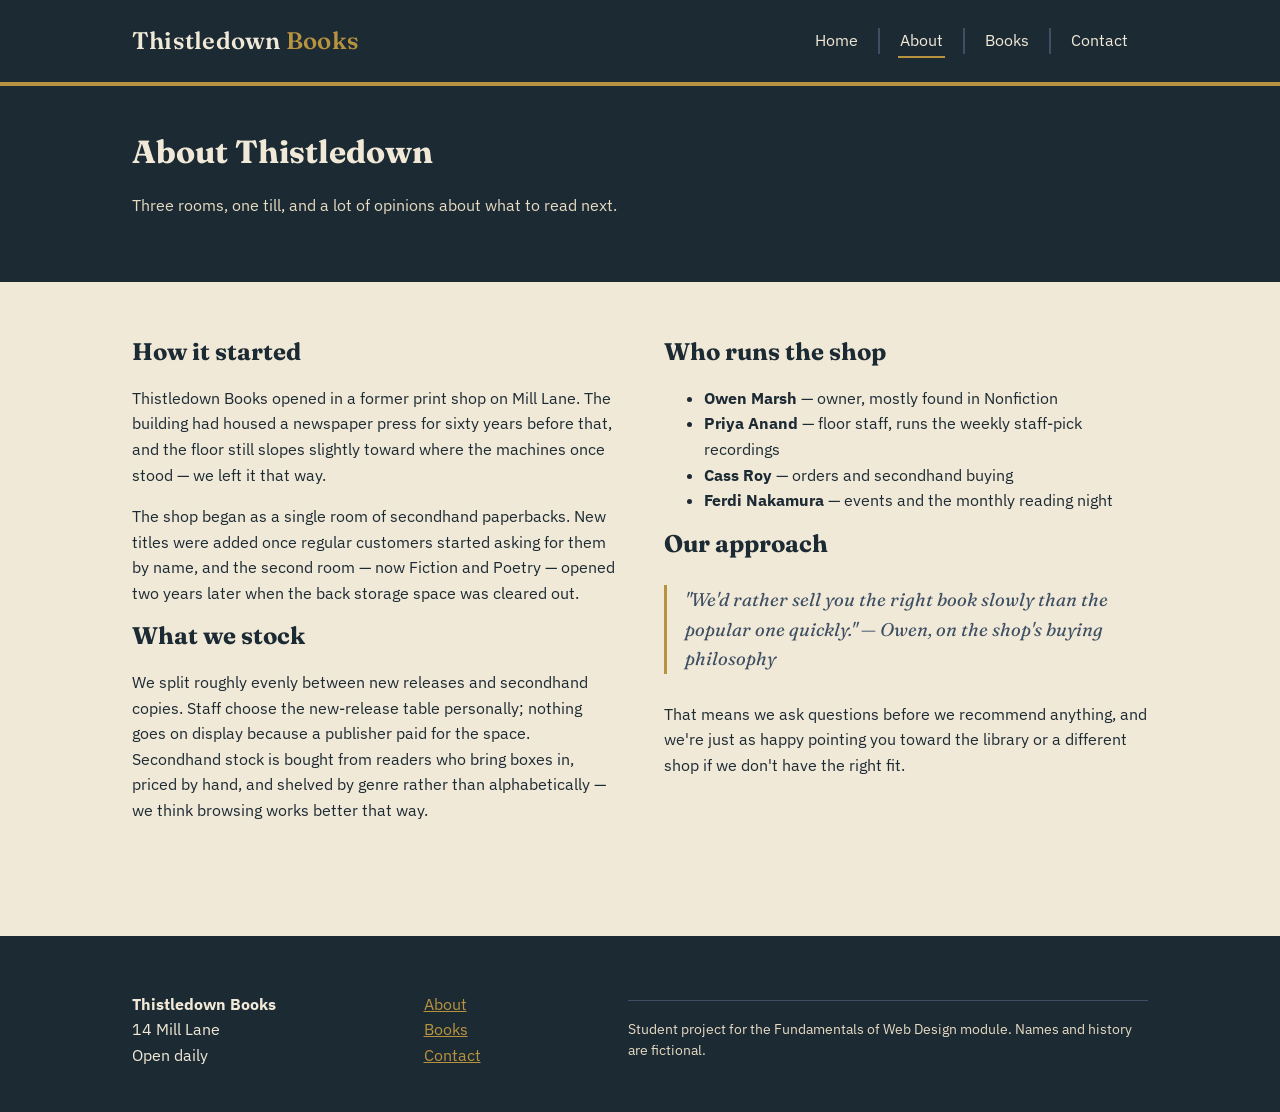
<file: about.html>
<!DOCTYPE html>
<html lang="en">
<head>
<meta charset="UTF-8">
<meta name="viewport" content="width=device-width, initial-scale=1.0">
<title>About — Thistledown Books</title>
<meta name="description" content="The story behind Thistledown Books, an independent bookstore, and the people who run it.">
<link rel="preconnect" href="https://fonts.googleapis.com">
<link href="https://fonts.googleapis.com/css2?family=Fraunces:wght@400;600;700&family=IBM+Plex+Sans:wght@400;500;600&display=swap" rel="stylesheet">
<link rel="stylesheet" href="styles.css">
</head>
<body>

<header class="site-header">
  <div class="header-inner">
    <a class="wordmark" href="index.html">Thistledown <span>Books</span></a>
    <nav class="shelf-nav" aria-label="Primary">
      <ul>
        <li><a href="index.html">Home</a></li>
        <li><a href="about.html" aria-current="page">About</a></li>
        <li><a href="books.html">Books</a></li>
        <li><a href="contact.html">Contact</a></li>
      </ul>
    </nav>
  </div>
</header>

<div class="page-header">
  <div class="container">
    <h1>About Thistledown</h1>
    <p>Three rooms, one till, and a lot of opinions about what to read next.</p>
  </div>
</div>

<main>
  <section>
    <div class="container two-col">
      <div class="stack">
        <h2>How it started</h2>
        <p>Thistledown Books opened in a former print shop on Mill Lane. The building had housed a newspaper press for sixty years before that, and the floor still slopes slightly toward where the machines once stood — we left it that way.</p>
        <p>The shop began as a single room of secondhand paperbacks. New titles were added once regular customers started asking for them by name, and the second room — now Fiction and Poetry — opened two years later when the back storage space was cleared out.</p>
        <h2>What we stock</h2>
        <p>We split roughly evenly between new releases and secondhand copies. Staff choose the new-release table personally; nothing goes on display because a publisher paid for the space. Secondhand stock is bought from readers who bring boxes in, priced by hand, and shelved by genre rather than alphabetically — we think browsing works better that way.</p>
      </div>
      <div class="stack">
        <h2>Who runs the shop</h2>
        <ul>
          <li><strong>Owen Marsh</strong> — owner, mostly found in Nonfiction</li>
          <li><strong>Priya Anand</strong> — floor staff, runs the weekly staff-pick recordings</li>
          <li><strong>Cass Roy</strong> — orders and secondhand buying</li>
          <li><strong>Ferdi Nakamura</strong> — events and the monthly reading night</li>
        </ul>
        <h2>Our approach</h2>
        <p class="pull-note">"We'd rather sell you the right book slowly than the popular one quickly." — Owen, on the shop's buying philosophy</p>
        <p>That means we ask questions before we recommend anything, and we're just as happy pointing you toward the library or a different shop if we don't have the right fit.</p>
      </div>
    </div>
  </section>
</main>

<footer class="site-footer">
  <div class="container">
    <div>
      <p><strong>Thistledown Books</strong><br>14 Mill Lane<br>Open daily</p>
    </div>
    <div>
      <p><a href="about.html">About</a><br><a href="books.html">Books</a><br><a href="contact.html">Contact</a></p>
    </div>
    <p class="fine-print">Student project for the Fundamentals of Web Design module. Names and history are fictional.</p>
  </div>
</footer>

</body>
</html>
</file>
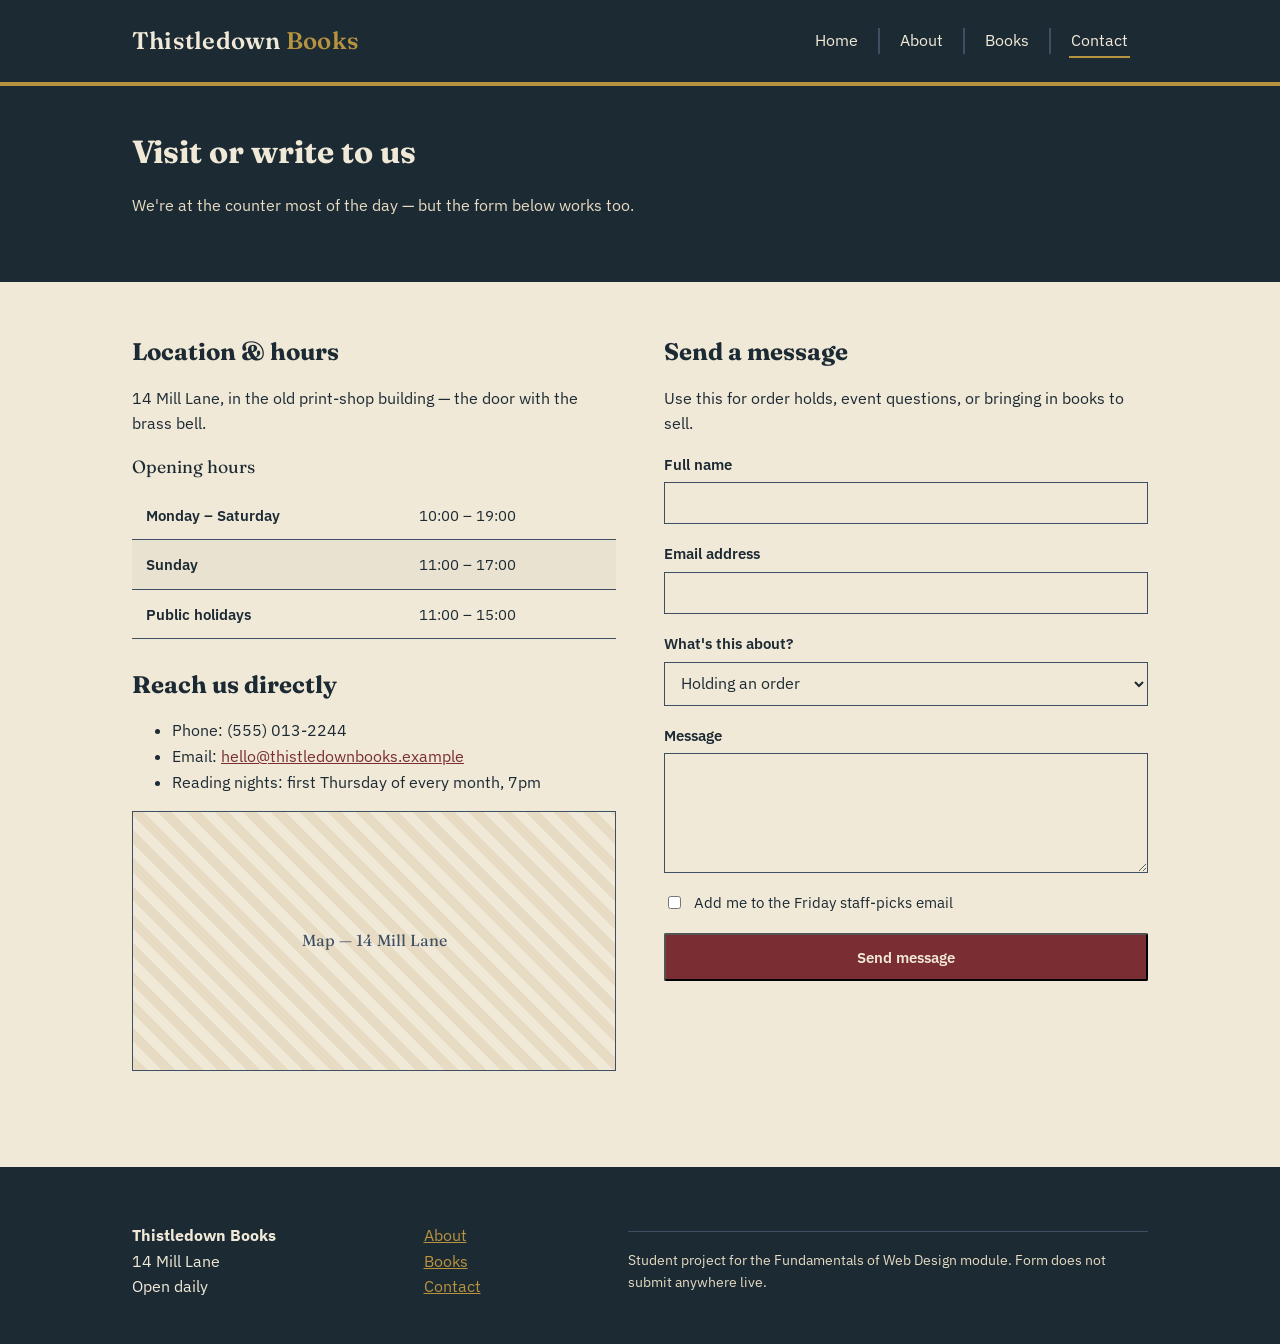
<file: contact.html>
<!DOCTYPE html>
<html lang="en">
<head>
<meta charset="UTF-8">
<meta name="viewport" content="width=device-width, initial-scale=1.0">
<title>Contact — Thistledown Books</title>
<meta name="description" content="Visit, call, or write to Thistledown Books — hours, location, and a contact form for orders and events.">
<link rel="preconnect" href="https://fonts.googleapis.com">
<link href="https://fonts.googleapis.com/css2?family=Fraunces:wght@400;600;700&family=IBM+Plex+Sans:wght@400;500;600&display=swap" rel="stylesheet">
<link rel="stylesheet" href="styles.css">
</head>
<body>

<header class="site-header">
  <div class="header-inner">
    <a class="wordmark" href="index.html">Thistledown <span>Books</span></a>
    <nav class="shelf-nav" aria-label="Primary">
      <ul>
        <li><a href="index.html">Home</a></li>
        <li><a href="about.html">About</a></li>
        <li><a href="books.html">Books</a></li>
        <li><a href="contact.html" aria-current="page">Contact</a></li>
      </ul>
    </nav>
  </div>
</header>

<div class="page-header">
  <div class="container">
    <h1>Visit or write to us</h1>
    <p>We're at the counter most of the day — but the form below works too.</p>
  </div>
</div>

<main>
  <section>
    <div class="container two-col">
      <div class="stack">
        <h2>Location &amp; hours</h2>
        <p>14 Mill Lane, in the old print-shop building — the door with the brass bell.</p>
        <table class="hours-table">
          <caption>Opening hours</caption>
          <tbody>
            <tr><td>Monday – Saturday</td><td>10:00 – 19:00</td></tr>
            <tr><td>Sunday</td><td>11:00 – 17:00</td></tr>
            <tr><td>Public holidays</td><td>11:00 – 15:00</td></tr>
          </tbody>
        </table>
        <h2>Reach us directly</h2>
        <ul>
          <li>Phone: (555) 013-2244</li>
          <li>Email: <a href="mailto:hello@thistledownbooks.example">hello@thistledownbooks.example</a></li>
          <li>Reading nights: first Thursday of every month, 7pm</li>
        </ul>
        <div class="map-frame" role="img" aria-label="Map placeholder showing the shop's location on Mill Lane">
          Map — 14 Mill Lane
        </div>
      </div>

      <div>
        <h2>Send a message</h2>
        <p>Use this for order holds, event questions, or bringing in books to sell.</p>
        <form class="contact-form" action="#" method="post">
          <div class="field">
            <label for="name">Full name</label>
            <input type="text" id="name" name="name" required>
          </div>
          <div class="field">
            <label for="email">Email address</label>
            <input type="email" id="email" name="email" required>
          </div>
          <div class="field">
            <label for="reason">What's this about?</label>
            <select id="reason" name="reason">
              <option value="order">Holding an order</option>
              <option value="event">Reading night / events</option>
              <option value="sell">Selling secondhand books</option>
              <option value="other">Something else</option>
            </select>
          </div>
          <div class="field">
            <label for="message">Message</label>
            <textarea id="message" name="message" required></textarea>
          </div>
          <div class="field checkbox">
            <input type="checkbox" id="newsletter" name="newsletter">
            <label for="newsletter">Add me to the Friday staff-picks email</label>
          </div>
          <button type="submit" class="btn btn-primary">Send message</button>
        </form>
      </div>
    </div>
  </section>
</main>

<footer class="site-footer">
  <div class="container">
    <div>
      <p><strong>Thistledown Books</strong><br>14 Mill Lane<br>Open daily</p>
    </div>
    <div>
      <p><a href="about.html">About</a><br><a href="books.html">Books</a><br><a href="contact.html">Contact</a></p>
    </div>
    <p class="fine-print">Student project for the Fundamentals of Web Design module. Form does not submit anywhere live.</p>
  </div>
</footer>

</body>
</html>
</file>
<file: styles.css>
/* Thistledown Books — external stylesheet */

:root {
  --ink: #1C2A33;
  --ink-soft: #3E4F63;
  --parchment: #F1E9D8;
  --parchment-deep: #E7DBC3;
  --burgundy: #7A2E33;
  --gold: #B8933F;
  --sage: #5C6E58;
  --font-display: "Fraunces", Georgia, "Times New Roman", serif;
  --font-body: "IBM Plex Sans", "Segoe UI", Arial, sans-serif;
}

* { box-sizing: border-box; }

html { scroll-behavior: smooth; }

body {
  margin: 0;
  background: var(--parchment);
  color: var(--ink);
  font-family: var(--font-body);
  line-height: 1.6;
}

img { max-width: 100%; display: block; }

a { color: var(--burgundy); }

h1, h2, h3 {
  font-family: var(--font-display);
  color: var(--ink);
  line-height: 1.15;
  margin-top: 0;
}

p { max-width: 65ch; }

.container {
  max-width: 1080px;
  margin: 0 auto;
  padding: 0 32px;
}

/* ---------- Header / shelf navigation ---------- */

header.site-header {
  background: var(--ink);
  color: var(--parchment);
  border-bottom: 4px solid var(--gold);
}

.header-inner {
  display: flex;
  align-items: center;
  justify-content: space-between;
  padding: 22px 32px;
  max-width: 1080px;
  margin: 0 auto;
}

.wordmark {
  font-family: var(--font-display);
  font-size: 1.5rem;
  font-weight: 600;
  color: var(--parchment);
  text-decoration: none;
  letter-spacing: 0.01em;
}

.wordmark span { color: var(--gold); }

nav.shelf-nav ul {
  list-style: none;
  display: flex;
  margin: 0;
  padding: 0;
}

nav.shelf-nav li {
  border-left: 2px solid var(--ink-soft);
  padding: 0 18px;
}

nav.shelf-nav li:first-child { border-left: none; }

nav.shelf-nav a {
  color: var(--parchment);
  text-decoration: none;
  font-size: 0.98rem;
  padding: 6px 2px;
  border-bottom: 2px solid transparent;
}

nav.shelf-nav a:hover,
nav.shelf-nav a[aria-current="page"] {
  border-bottom: 2px solid var(--gold);
}

/* ---------- Hero ---------- */

.hero {
  display: grid;
  grid-template-columns: 1.1fr 0.9fr;
  gap: 48px;
  align-items: center;
  padding: 72px 32px 64px;
  max-width: 1080px;
  margin: 0 auto;
}

.hero h1 {
  font-size: clamp(2.2rem, 4vw, 3.2rem);
  margin-bottom: 20px;
}

.hero p.lede {
  font-size: 1.15rem;
  color: var(--ink-soft);
}

.button-row { display: flex; gap: 14px; margin-top: 28px; flex-wrap: wrap; }

.btn {
  display: inline-block;
  padding: 12px 24px;
  text-decoration: none;
  font-family: var(--font-body);
  font-weight: 600;
  font-size: 0.95rem;
  border-radius: 2px;
}

.btn-primary {
  background: var(--burgundy);
  color: var(--parchment);
}

.btn-primary:hover { background: #63242A; }

.btn-secondary {
  background: transparent;
  color: var(--ink);
  border: 1.5px solid var(--ink);
}

.btn-secondary:hover { border-color: var(--burgundy); color: var(--burgundy); }

/* ---------- Sections ---------- */

section { padding: 56px 0; }

section.on-parchment-deep { background: var(--parchment-deep); }

.section-heading {
  display: flex;
  align-items: baseline;
  justify-content: space-between;
  border-bottom: 2px solid var(--ink);
  padding-bottom: 10px;
  margin-bottom: 32px;
  flex-wrap: wrap;
  gap: 8px;
}

.section-heading h2 { font-size: 1.7rem; margin: 0; }

.section-heading a { font-size: 0.95rem; text-decoration: none; }

/* ---------- Book grid ---------- */

.book-grid {
  display: grid;
  grid-template-columns: repeat(3, 1fr);
  gap: 32px;
}

.book-card { text-align: left; }

.book-card img {
  box-shadow: 6px 6px 0 var(--ink-soft);
  margin-bottom: 14px;
}

.book-card h3 { font-size: 1.05rem; margin-bottom: 4px; }

.book-card .tag {
  display: inline-block;
  font-size: 0.78rem;
  color: var(--sage);
  border: 1px solid var(--sage);
  padding: 2px 8px;
  margin-top: 8px;
}

/* ---------- Info strip ---------- */

.info-strip {
  display: grid;
  grid-template-columns: repeat(3, 1fr);
  gap: 32px;
  border-top: 1px solid var(--ink-soft);
  border-bottom: 1px solid var(--ink-soft);
  padding: 32px 0;
}

.info-strip h3 {
  font-size: 1rem;
  text-transform: none;
  margin-bottom: 8px;
}

/* ---------- Tables ---------- */

table {
  border-collapse: collapse;
  width: 100%;
  margin: 20px 0 32px;
  font-size: 0.95rem;
}

caption {
  text-align: left;
  font-family: var(--font-display);
  font-size: 1.1rem;
  margin-bottom: 10px;
  color: var(--ink);
}

th, td {
  text-align: left;
  padding: 12px 14px;
  border-bottom: 1px solid var(--ink-soft);
}

th {
  font-family: var(--font-body);
  font-weight: 600;
  background: var(--ink);
  color: var(--parchment);
}

tr:nth-child(even) td { background: rgba(0,0,0,0.03); }

/* ---------- Forms ---------- */

form.contact-form {
  display: grid;
  gap: 18px;
  max-width: 520px;
}

.field { display: grid; gap: 6px; }

label { font-weight: 600; font-size: 0.92rem; }

input, textarea, select {
  font-family: var(--font-body);
  font-size: 1rem;
  padding: 10px 12px;
  border: 1.5px solid var(--ink-soft);
  background: var(--parchment);
  color: var(--ink);
}

input:focus, textarea:focus, select:focus {
  outline: 3px solid var(--gold);
  outline-offset: 1px;
}

textarea { resize: vertical; min-height: 120px; }

.field.checkbox { display: flex; align-items: center; gap: 10px; }
.field.checkbox label { font-weight: 400; }

/* ---------- Footer ---------- */

footer.site-footer {
  background: var(--ink);
  color: var(--parchment);
  padding: 40px 0 28px;
  margin-top: 40px;
}

footer.site-footer .container {
  display: flex;
  justify-content: space-between;
  flex-wrap: wrap;
  gap: 24px;
}

footer.site-footer a { color: var(--gold); }

footer .fine-print {
  width: 100%;
  border-top: 1px solid var(--ink-soft);
  margin-top: 24px;
  padding-top: 18px;
  font-size: 0.85rem;
  color: var(--parchment-deep);
}

/* ---------- Misc content pages ---------- */

.page-header {
  background: var(--ink);
  color: var(--parchment);
  padding: 48px 0;
}

.page-header h1 { color: var(--parchment); }
.page-header p { color: var(--parchment-deep); }

.two-col {
  display: grid;
  grid-template-columns: 1fr 1fr;
  gap: 48px;
  align-items: start;
}

.stack > * + * { margin-top: 16px; }

.pull-note {
  border-left: 3px solid var(--gold);
  padding-left: 18px;
  font-family: var(--font-display);
  font-style: italic;
  font-size: 1.15rem;
  color: var(--ink-soft);
  margin: 28px 0;
}

.media-block {
  background: var(--parchment-deep);
  padding: 24px;
  border: 1px solid var(--ink-soft);
}

.media-block audio, .media-block video { width: 100%; }

.hours-table td:first-child { font-weight: 600; }

.map-frame {
  border: 1px solid var(--ink-soft);
  height: 260px;
  display: flex;
  align-items: center;
  justify-content: center;
  background: repeating-linear-gradient(45deg, var(--parchment-deep), var(--parchment-deep) 10px, var(--parchment) 10px, var(--parchment) 20px);
  color: var(--ink-soft);
  font-family: var(--font-display);
}

/* ---------- Responsive ---------- */

@media (max-width: 760px) {
  .header-inner { flex-direction: column; gap: 16px; align-items: flex-start; }
  nav.shelf-nav ul { flex-wrap: wrap; }
  .hero { grid-template-columns: 1fr; padding-top: 40px; }
  .book-grid { grid-template-columns: 1fr 1fr; }
  .info-strip { grid-template-columns: 1fr; }
  .two-col { grid-template-columns: 1fr; }
  footer.site-footer .container { flex-direction: column; }
}

@media (max-width: 500px) {
  .book-grid { grid-template-columns: 1fr; }
}

@media (prefers-reduced-motion: reduce) {
  html { scroll-behavior: auto; }
}
</file>
